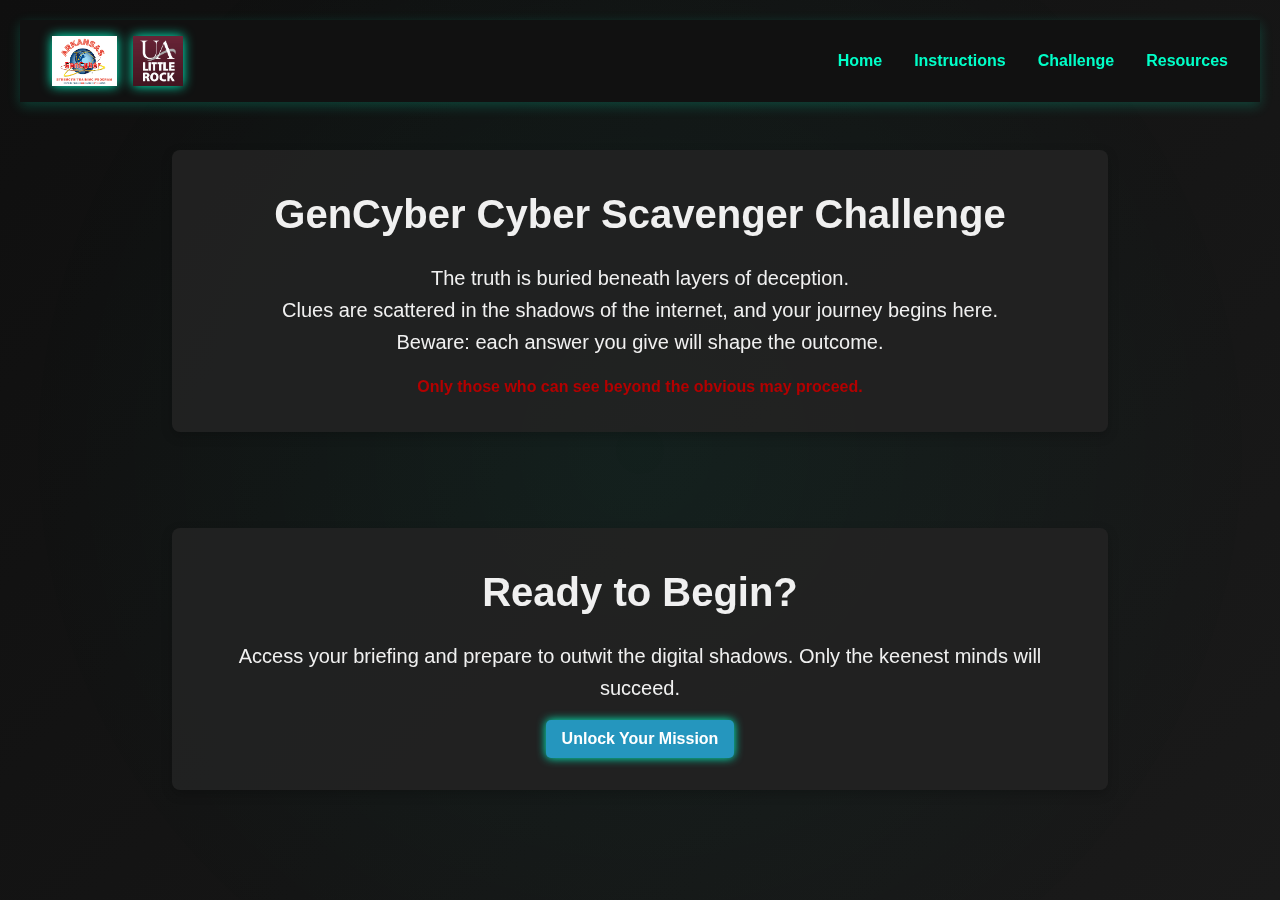
<file: index.html>
<!DOCTYPE html>
<html lang="en">
<head>
  <meta charset="UTF-8" />
  <meta name="viewport" content="width=device-width, initial-scale=1.0" />
  <title>GenCyber OSINT Challenge</title>
  <link rel="stylesheet" href="style.css" />
  <style>
    .padded-container {
      max-width: 1000px;
      margin: 0 auto;
      padding: 3rem 2rem;
    }

    .hero-content {
      background-color: rgba(34, 34, 34, 0.9);
      color: #f0f0f0;
      border-radius: 8px;
      padding: 2rem;
      box-shadow: 0 4px 12px rgba(0, 0, 0, 0.2);
      text-align: center;
    }

    .hero-title {
      font-size: 2.5rem;
      margin-bottom: 1rem;
    }

    .hero-subtitle {
      font-size: 1.25rem;
      line-height: 1.6;
    }

    .hero-warning {
      margin-top: 1rem;
      font-weight: bold;
      color: #b30000;
    }

    .instructions-lock {
      text-align: center;
      margin-top: 2rem;
    }

    .cipher-input {
      padding: 10px;
      font-size: 1rem;
      width: 60%;
      margin-bottom: 1rem;
      border: 2px solid #555;
      border-radius: 5px;
    }

    .unlock-btn {
      padding: 10px 18px;
      font-size: 1rem;
      background-color: #00477a;
      color: white;
      border: none;
      border-radius: 5px;
      cursor: pointer;
      transition: background 0.3s ease;
    }

    .unlock-btn:hover {
      background-color: #0065b3;
    }

    .feedback {
      margin-top: 1rem;
      font-weight: bold;
    }

    .decoded-instructions {
      margin-top: 2rem;
      padding: 1.5rem;
      background: #222;
      color: #eee;
      text-align: center;
      border-radius: 8px;
      max-width: 700px;
      margin-left: auto;
      margin-right: auto;
      display: none;
    }

    #startBtn {
      margin-top: 1rem;
      padding: 10px 16px;
      font-size: 1rem;
      background-color: #2596be;
      color: #fff;
      border: none;
      border-radius: 5px;
      cursor: pointer;
    }

    #startBtn:hover {
      background-color: #1a6f8a;
    }
  </style>
</head>
<body>
  <nav class="navbar">
    <div class="logo-container">
      <img src="gencyberlogo.png" alt="GenCyber Logo" class="logo" />
      <img src="ualrlogo.jpg" alt="UALR Logo" class="logo" />
    </div>
    <ul>
      <li><a href="index.html">Home</a></li>
      <li><a href="instructions.html">Instructions</a></li>
      <li><a href="challenge.html">Challenge</a></li>
      <li><a href="resources.html">Resources</a></li>
    </ul>
  </nav>

  <div class="hero-container padded-container">
    <section class="hero-content">
      <h1 class="hero-title">GenCyber Cyber Scavenger Challenge</h1>
      <p class="hero-subtitle">
        The truth is buried beneath layers of deception.<br />
        Clues are scattered in the shadows of the internet, and your journey begins here.<br />
        Beware: each answer you give will shape the outcome.
      </p>
      <p class="hero-warning">
        Only those who can see beyond the obvious may proceed.
      </p>
    </section>
  </div>

  <section class="cta-section padded-container">
    <div class="hero-content">
      <h2 class="hero-title">Ready to Begin?</h2>
      <p class="hero-subtitle">Access your briefing and prepare to outwit the digital shadows. Only the keenest minds will succeed.</p>
      <a href="instructions.html"><button id="startBtn">Unlock Your Mission</button></a>
    </div>
  </section>

</script>

  <audio id="bg-music" autoplay loop>
    <source src="jamesbondtheme.mp3" type="audio/mpeg" />
    Your browser does not support the audio element.
  </audio>
</body>
</html>
</file>
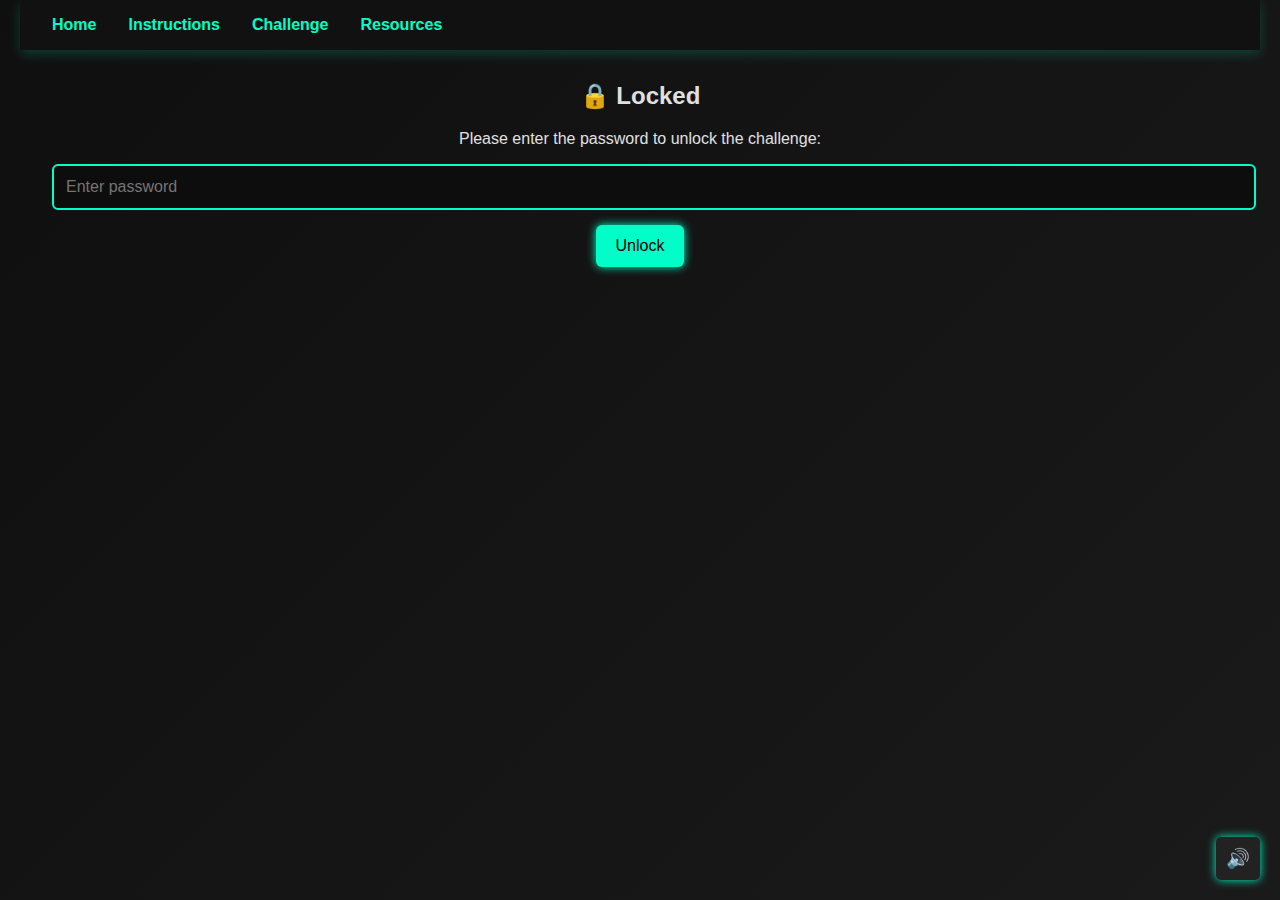
<file: challenge.html>
<!DOCTYPE html>
<html lang="en">
<head>
  <meta charset="UTF-8" />
  <meta name="viewport" content="width=device-width, initial-scale=1.0" />
  <title>Scavenger Hunt Challenge</title>
  <style>
    #audio-controls {
      position: fixed;
      bottom: 20px;
      right: 20px;
      z-index: 9999;
    }

    #toggle-audio {
      padding: 10px;
      border: none;
      border-radius: 5px;
      background-color: #222;
      color: white;
      font-size: 1.2rem;
      cursor: pointer;
    }

    #toggle-audio:hover {
      background-color: #444;
    }
  </style>
  <script defer src="script.js" id="main-script"></script>
  <link rel="stylesheet" href="challenge.css" />
</head>
<body>
  <nav class="navbar">
    <ul>
      <li><a href="index.html">Home</a></li>
      <li><a href="instructions.html">Instructions</a></li>
      <li><a href="challenge.html">Challenge</a></li>
      <li><a href="resources.html">Resources</a></li>
    </ul>
  </nav>
  <div id="cipher-lock" style="text-align: center; margin: 2rem;">
    <h2>🔒 Locked</h2>
    <p>Please enter the password to unlock the challenge:</p>
    <input type="text" id="cipherInput" placeholder="Enter password" />
    <button onclick="submitPassword()">Unlock</button>
    <p id="feedback" class="feedback"></p>
  </div>
  <div id="challenge-content" style="display:none;">
  <header class="styled-header">
    <div class="logo-title-card">
      <div class="logo-container">
        <img src="gencyberlogo.png" alt="GenCyber Logo" class="logo" />
        <img src="ualrlogo.jpg" alt="UALR Logo" class="logo" />
      </div>
      <h1 class="challenge-title">Scavenger Hunt Challenge</h1>
    </div>
  </header>
  <main id="question-container">
    <section class="question-section">
      <h2>Question 1: Archived Homepage Banner</h2>
      <p>
        Using the <a href="https://web.archive.org" target="_blank">Wayback Machine</a>, go to <strong>https://niccs.cisa.gov</strong> and load the archived snapshot from
        <strong>July 3, 2025 at 20:06:55</strong>. What is the main headline banner shown on that page?
      </p>
      <input type="text" id="answer1" placeholder="Enter banner headline" />
      <button onclick="checkAnswer(1)">Submit</button>
      <p id="feedback1" class="feedback"></p>
    </section>
  
    <section class="question-section" id="question-2" style="display: none;">
      <h2>Question 2: Breach Lookup</h2>
      <p>
        Visit <a href="https://haveibeenpwned.com" target="_blank">HaveIBeenPwned</a> and search for the email: <code>test@example.com</code>. What is the <em>most recent</em> known breach listed for this email?
      </p>
      <input type="text" id="answer2" placeholder="Enter breach name" />
      <button onclick="checkAnswer(2)">Submit</button>
      <p id="feedback2" class="feedback"></p>
    </section>
  
    <section class="question-section" id="question-3" style="display: none;">
      <h2>Question 3: Cyber Job Titles</h2>
      <p>
        Go to <a href="https://cyberseek.org" target="_blank">CyberSeek</a> and view the section titled <strong>“Top Job Titles”</strong>. What is the <em>first</em> job title listed in the Cybersecurity Career Pathway diagram?
      </p>
      <input type="text" id="answer3" placeholder="Enter job title" />
      <button onclick="checkAnswer(3)">Submit</button>
      <p id="feedback3" class="feedback"></p>
    </section>
  
    <section class="question-section" id="question-4" style="display: none;">
      <h2>Question 4: Username Investigation</h2>
      <p>
        Search the username <code>Scammer Payback</code> using <a href="https://whatsmyname.app" target="_blank">whatsmyname.app</a>. Which notable platform is listed as having a match?
      </p>
      <input type="text" id="answer4" placeholder="Enter platform name" />
      <button onclick="checkAnswer(4)">Submit</button>
      <p id="feedback4" class="feedback"></p>
    </section>
  
    <section class="question-section" id="question-5" style="display: none;">
      <h2>Question 5: False Trail Decoy Clue Extraction</h2>
      <p>
        Investigate <strong>Image_1</strong> using <a href="https://exif.tools" target="_blank">EXIF.tools</a>. Based on the GPS coordinates and timestamp in the image, what <strong>named park or landmark</strong> does this location point to?
      </p>
      <p>
      Be careful: this may be a red herring. Still, extract the correct landmark as part of your investigation.
      </p>
      <input type="text" id="answer5" placeholder="Enter landmark or park name" />
      <button onclick="checkAnswer(5)">Submit</button>
      <p id="feedback5" class="feedback"></p>
    </section>
  
    <section class="question-section" id="question-6" style="display: none;">
      <h2>Question 6: Image Orientation Analysis</h2>
      <p>
        Use EXIF data from the <em>lake photo</em> (Image_2) to determine the direction the camera was facing. What is the true bearing (in degrees)?
      </p>
      <p>
        Be sure to round your answer. Format your response like this: <strong>000.00</strong>
      </p>
      <input type="text" id="answer6" placeholder="Enter direction in degrees (e.g., 165.19)" />
      <button onclick="checkAnswer(6)">Submit</button>
      <p id="feedback6" class="feedback"></p>
    </section>
  
    <section class="question-section" id="question-7" style="display: none;">
      <h2>Question 7: Hidden Resume Clue</h2>
      <p>
        A suspicious document labeled <code>omar_new_resume.docx</code> was recovered from the suspect’s cloud drive. Use any metadata extraction tool (e.g., <a href="https://exif.tools" target="_blank">EXIF.tools</a>) to examine the file contents. What internal ZIP file name appears in the document structure?
      </p>
      <input type="text" id="answer7" placeholder="Enter internal file name" />
      <button onclick="checkAnswer(7)">Submit</button>
      <p id="feedback7" class="feedback"></p>
    </section>
  
    <section class="question-section" id="question-8" style="display: none;">
      <h2>Question 8: Rogue Wi-Fi Activity</h2>
      <p>
        A rogue device connected to the Wi-Fi “CyberGuest” on July 4th. Use EXIF metadata from <strong>Image_1</strong> to determine the speed (in km/h) of the device at the time of capture.
        Round your answer up and use the following format: <code>00.00</code>
      </p>
      <input type="text" id="answer8" placeholder="Enter speed in km/h" />
      <button onclick="checkAnswer(8)">Submit</button>
      <p id="feedback8" class="feedback"></p>
    </section>
  
    <section class="question-section" id="question-9" style="display: none;">
      <h2>Question 9: Phishing Infrastructure – Domain Investigation</h2>
      <p>
        Investigate <code>securenet.net</code> using <a href="https://who.is" target="_blank">who.is</a> or a similar WHOIS service.
        What is the <strong>primary name server</strong> listed for this domain?
      </p>
      <input type="text" id="answer9" placeholder="Enter name server (e.g., ms.securenet.net)" />
      <button onclick="checkAnswer(9)">Submit</button>
      <p id="feedback9" class="feedback"></p>
    </section>
  
    <section class="question-section" id="question-10" style="display: none;">
      <h2>Final Challenge: Suspect Location</h2>
      <p>
        Using the GPS coordinates, timestamps, and EXIF metadata from <strong>Image_1</strong> and <strong>Image_2</strong>, along with details from the suspicious domain investigation,
        determine where the suspect was last known to be on the morning of July 4, 2025.
      </p>
      <p>
        Consider how location data from both images might reveal a travel path or target destination. Clues tied to the domain may also hint at regional focus or activity.
      </p>
      <input type="text" id="answer10" placeholder="Enter city or park name" />
      <button onclick="checkAnswer(10)">Submit</button>
      <p id="feedback10" class="feedback"></p>
    </section>
    
  </main>

  <audio id="background-music" src="jamesbondtheme.mp3" autoplay loop></audio>
  </div>
  <div id="audio-controls">
    <button id="toggle-audio">🔊</button>
  </div>

  <script>
    document.addEventListener("DOMContentLoaded", function () {
      const audio = document.getElementById("background-music");
      const toggleButton = document.getElementById("toggle-audio");

      if (toggleButton && audio) {
        toggleButton.addEventListener("click", function () {
          if (audio.paused) {
            audio.play();
            toggleButton.textContent = "🔊";
          } else {
            audio.pause();
            toggleButton.textContent = "🔇";
          }
        });
      }
    });
  </script>
<script>
  function submitPassword() {
    const input = document.getElementById("cipherInput").value.trim();
    const correctPassword = "endgame";
    const feedback = document.getElementById("feedback");

    if (input === correctPassword) {
      sessionStorage.setItem("accessGranted", "true");
      document.getElementById("cipher-lock").style.display = "none";
      document.getElementById("challenge-content").style.display = "block";
      feedback.textContent = "✅ Access granted!";
      feedback.style.color = "green";
    } else {
      feedback.textContent = "❌ Incorrect password.";
      feedback.style.color = "red";
    }
  }

  // On load, check if already unlocked
  window.addEventListener("DOMContentLoaded", () => {
    if (sessionStorage.getItem("accessGranted") === "true") {
      document.getElementById("cipher-lock").style.display = "none";
      document.getElementById("challenge-content").style.display = "block";
    } else {
      document.getElementById("challenge-content").style.display = "none";
    }
  });
</script>
</body>
</html>
</file>
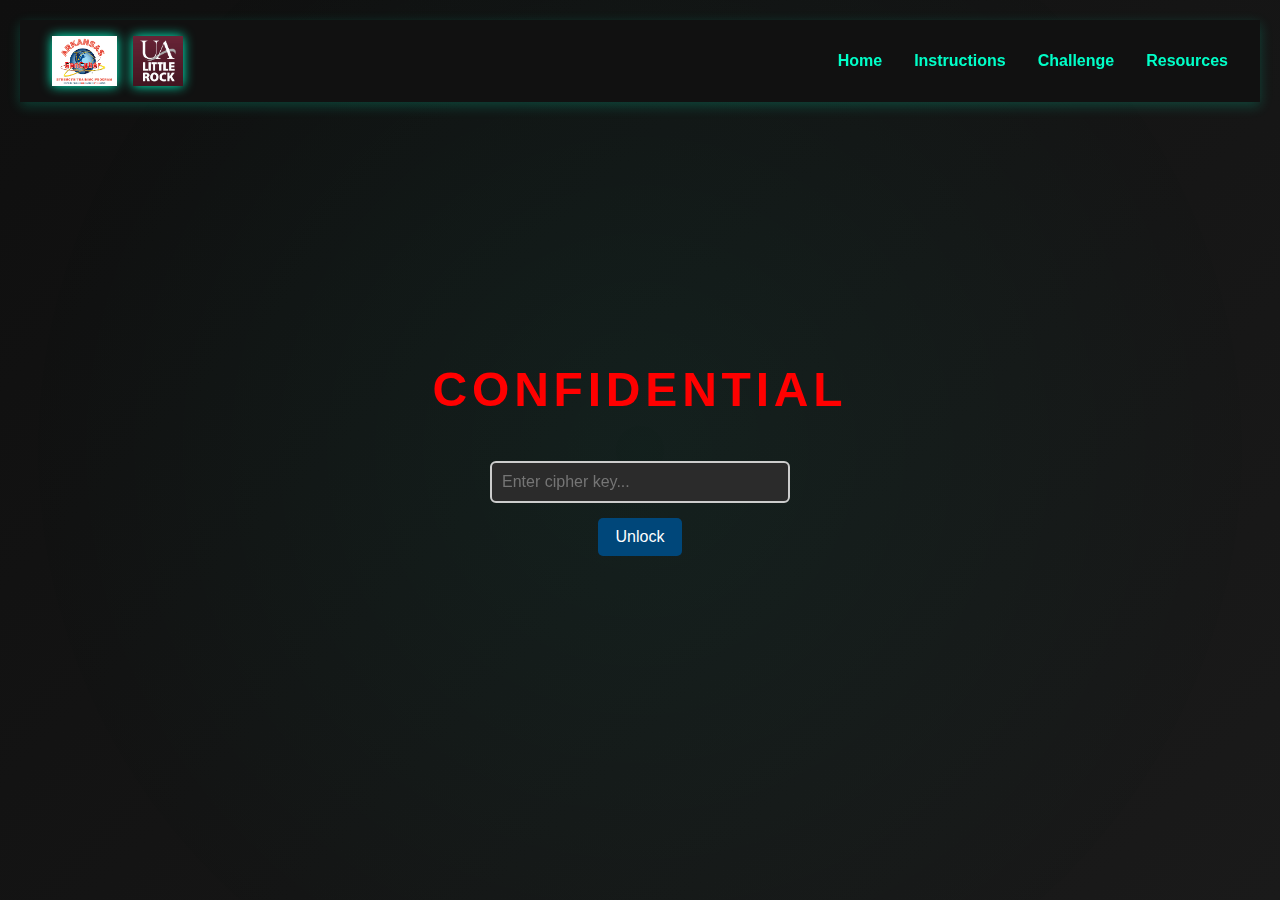
<file: instructions.html>
<!DOCTYPE html>
<html lang="en">
<head>
  <meta charset="UTF-8">
  <title>Confidential Access</title>
  <link rel="stylesheet" href="style.css">
  <script src="audio.js" defer></script>
  <style>
    .confidential {
      display: flex;
      flex-direction: column;
      justify-content: center;
      align-items: center;
      min-height: 80vh;
      text-align: center;
    }

    .confidential h1 {
      color: red;
      font-size: 3rem;
      text-transform: uppercase;
      letter-spacing: 0.1em;
      margin-bottom: 2rem;
    }

    .cipher-input {
      padding: 10px;
      font-size: 1rem;
      width: 60%;
      max-width: 300px;
      border: 2px solid #555;
      border-radius: 5px;
      margin-bottom: 1rem;
    }

    .unlock-btn {
      padding: 10px 18px;
      font-size: 1rem;
      background-color: #00477a;
      color: white;
      border: none;
      border-radius: 5px;
      cursor: pointer;
    }

    .instructions-content {
      display: none;
      max-width: 800px;
      margin: 2rem auto;
      padding: 2rem;
      background-color: #222;
      color: #fff;
      border-radius: 10px;
    }

    .feedback {
      font-weight: bold;
      margin-top: 1rem;
    }

    .instructions-content h2 {
      color: #00ffc8;
      margin-bottom: 1rem;
    }

    .instructions-content ul {
      padding-left: 1.5rem;
      margin-top: 1rem;
    }

    .instructions-content li {
      margin-bottom: 0.75rem;
    }
  </style>
</head>
<body>
  <nav class="navbar">
    <div class="logo-container">
      <img src="gencyberlogo.png" alt="GenCyber Logo" class="logo" />
      <img src="ualrlogo.jpg" alt="UALR Logo" class="logo" />
    </div>
    <ul>
      <li><a href="index.html">Home</a></li>
      <li><a href="instructions.html">Instructions</a></li>
      <li><a href="challenge.html">Challenge</a></li>
      <li><a href="resources.html">Resources</a></li>
    </ul>
  </nav>

  <div class="confidential">
    <h1>CONFIDENTIAL</h1>
    <input type="text" id="cipherKey" class="cipher-input" placeholder="Enter cipher key..." />
    <button class="unlock-btn">Unlock</button>
    <p id="unlockFeedback" class="feedback"></p>
  </div>

  <div id="instructions" class="instructions-content">
    <h2>Mission Brief</h2>
    <p>
      Welcome, agent. Your mission is to demonstrate your OSINT skills by uncovering clues scattered across the internet.
      Each clue is hidden in plain sight, encoded in metadata, forgotten directories, and archived snapshots.
    </p>
    <ul>
      <li>🔍 Investigate metadata in shared photos to locate hidden coordinates.</li>
      <li>🕵️‍♂️ Use internet archives to track down missing websites.</li>
      <li>🧠 Spot the patterns in usernames and digital breadcrumbs.</li>
      <li>📥 Download and analyze suspicious files for clues.</li>
      <li>🌐 Leverage WHOIS, DNS tools, and breach databases.</li>
      <li>🚨 Trust nothing. Verify everything. Red herrings are planted to distract you.</li>
      <li>🧩 Enter your answers carefully. Only the correct inputs will unlock the next challenge.</li>
      <li>🔒 Remember, the truth is often hidden beneath layers of deception.</li>
      <li>🗝️ Use your hints located in resources key if needed.</li>
    </ul>
    <p>
      Proceed only if you are prepared to think critically, work as a team, and dig beneath the surface. Your journey begins now.
    </p>
  </div>

</body>
  <audio id="bg-music" src="jamesbondtheme.mp3" autoplay loop></audio>
  <script src="instructions.js"></script>
</body>
</html>
</file>
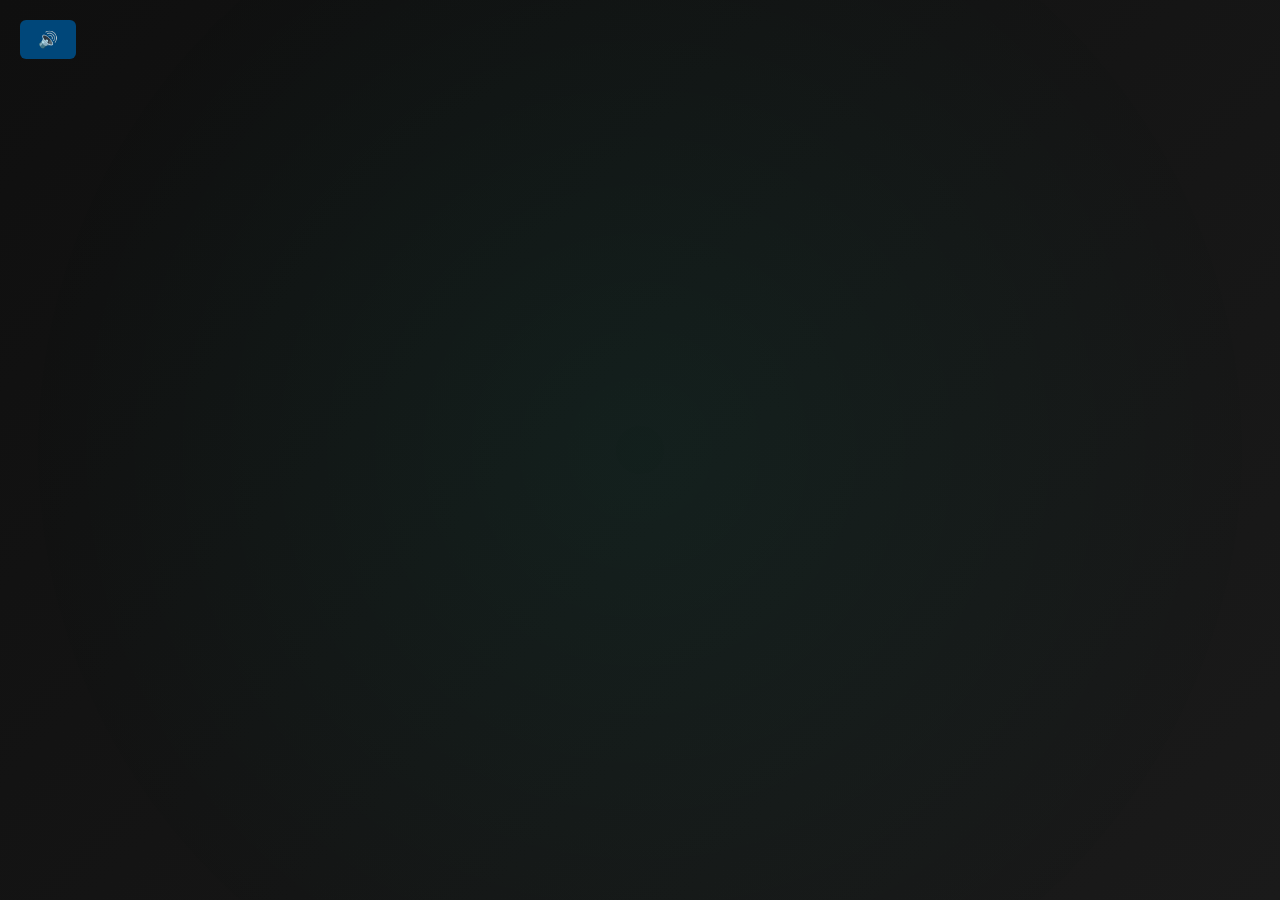
<file: music.html>
<!DOCTYPE html>
<html lang="en">
<head>
  <meta charset="UTF-8">
  <meta name="viewport" content="width=device-width, initial-scale=1.0">
  <title>Background Music</title>
  <link rel="stylesheet" href="style.css">
</head>
<body>
  <div id="music-control">
    <audio id="background-music" autoplay loop>
      <source src="jamesbondtheme.mp3" type="audio/mpeg">
      Your browser does not support the audio element.
    </audio>
    <button id="mute-toggle">🔊</button>
  </div>

  <script src="audio.js"></script>
</body>
</html>
</file>
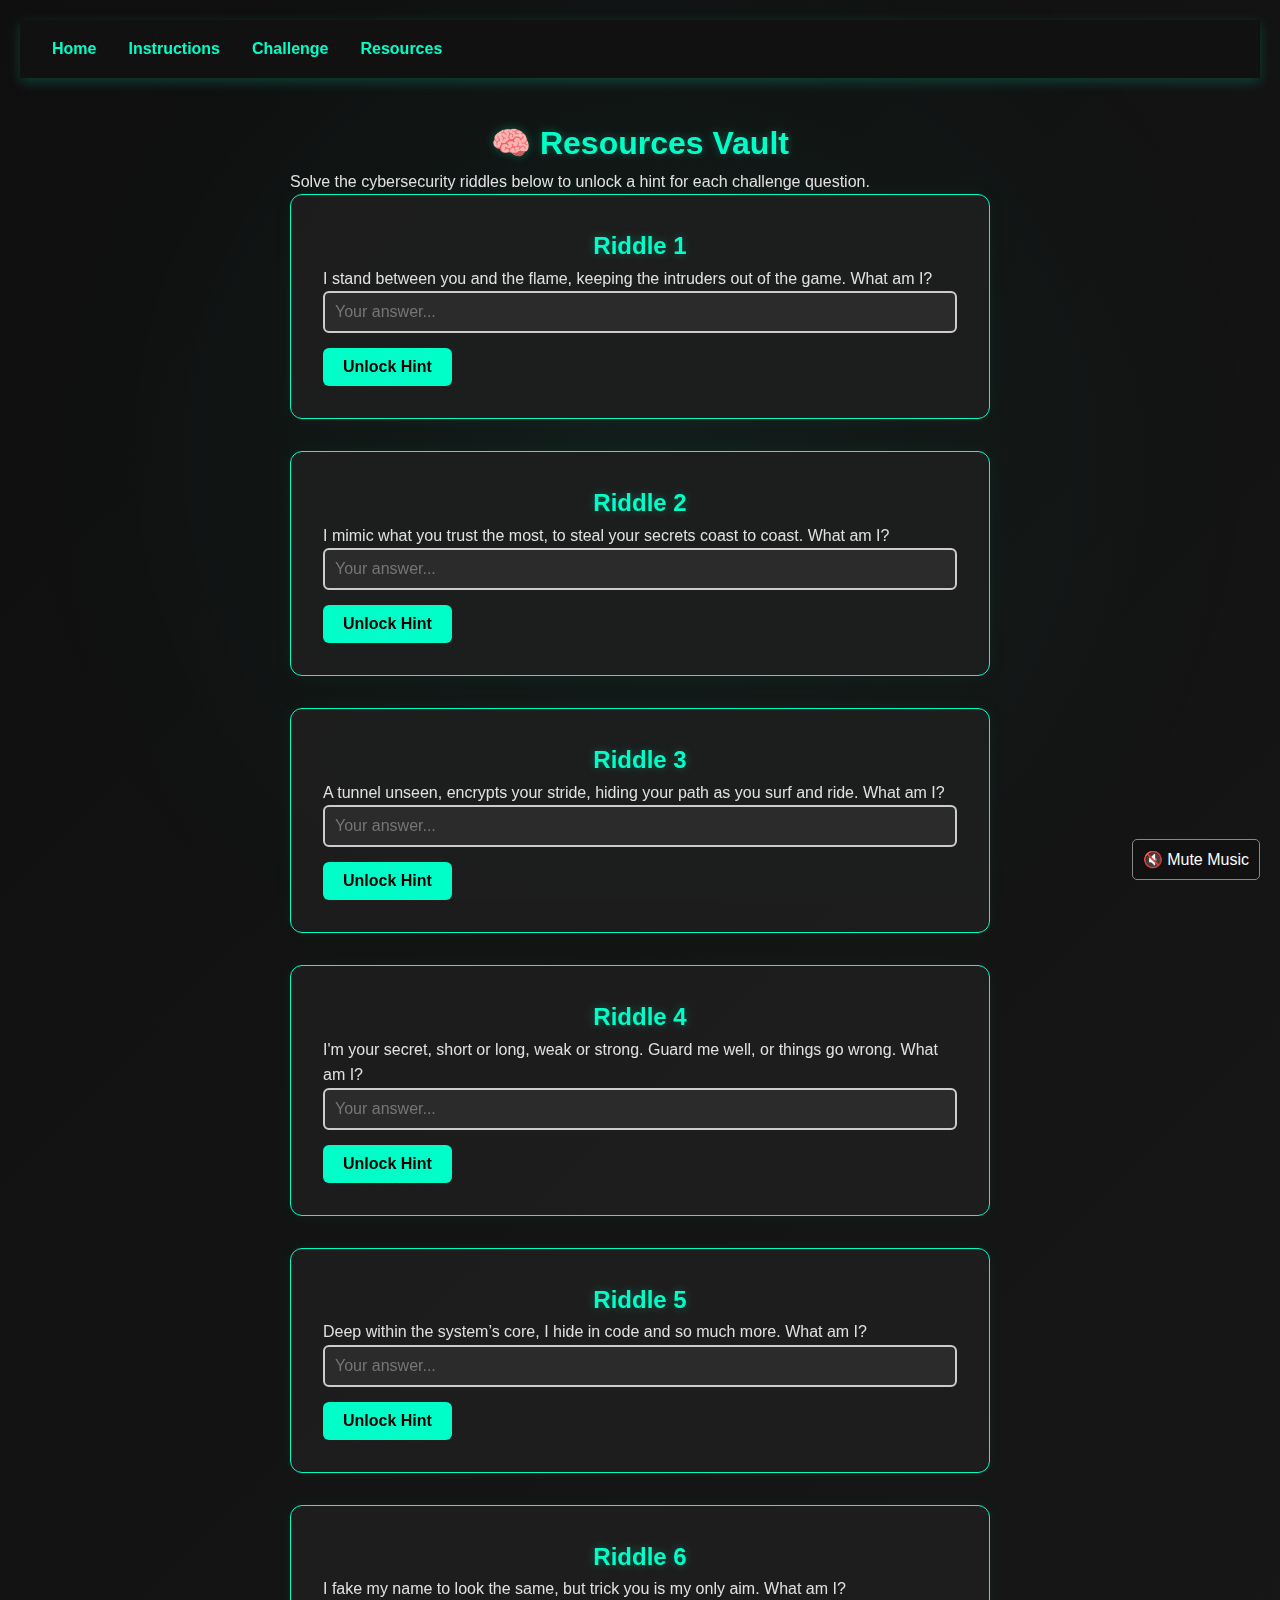
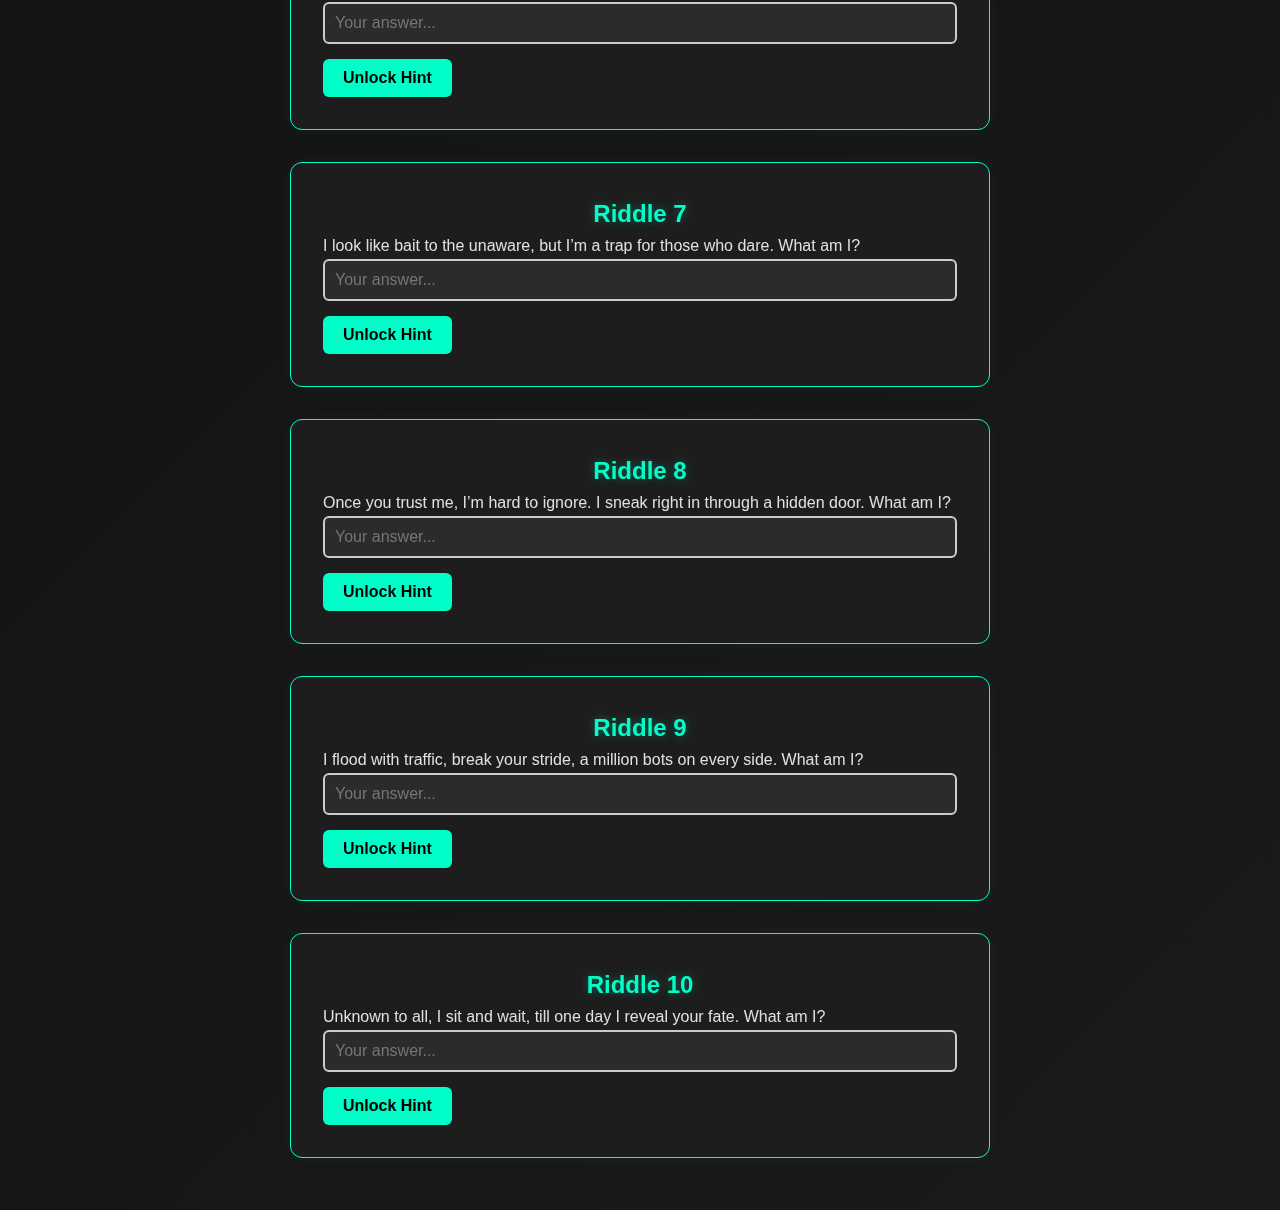
<file: resources.html>
<!DOCTYPE html>
<html lang="en">
<head>
  <meta charset="UTF-8" />
  <meta name="viewport" content="width=device-width, initial-scale=1.0" />
  <title>Resources Vault</title>
  <link rel="stylesheet" href="resources.css" />
  <link rel="stylesheet" href="style.css" />
  <style>
    .hint-content {
      display: none;
      opacity: 0;
      transition: opacity 0.6s ease-in-out;
      margin-top: 10px;
    }

    .hint-visible {
      display: block;
      opacity: 1;
    }

    .vault-card input:disabled {
      background-color: #444;
      color: #ccc;
    }
  </style>
  <script src="audio.js"></script>
</head>
<body>
  <audio id="background-music" src="jamesbondtheme.mp3" loop></audio>
  <nav class="navbar">
    <ul>
      <li><a href="index.html">Home</a></li>
      <li><a href="instructions.html">Instructions</a></li>
      <li><a href="challenge.html">Challenge</a></li>
      <li><a href="resources.html" class="active">Resources</a></li>
    </ul>
  </nav>

  <main>
    <h1 class="vault-title">🧠 Resources Vault</h1>
    <p class="vault-intro">Solve the cybersecurity riddles below to unlock a hint for each challenge question.</p>

    <section class="vault-grid">
      <!-- Riddles 1-10 -->
      <div class="vault-card" data-answer="firewall">
        <h2>Riddle 1</h2>
        <p>I stand between you and the flame, keeping the intruders out of the game. What am I?</p>
        <input type="text" placeholder="Your answer..." />
        <button class="unlock-btn">Unlock Hint</button>
        <p class="hint-content">Hint for Challenge #1: What is the headline title on the main banner from NICCS's July 3rd, 2025 Wayback Machine snapshot?</p>
      </div>

      <div class="vault-card" data-answer="phishing">
        <h2>Riddle 2</h2>
        <p>I mimic what you trust the most, to steal your secrets coast to coast. What am I?</p>
        <input type="text" placeholder="Your answer..." />
        <button class="unlock-btn">Unlock Hint</button>
        <p class="hint-content">Hint for Challenge #2: What is the name of the most recent known breach listed for the email on HaveIBeenPwned.com?</p>
      </div>

      <div class="vault-card" data-answer="vpn">
        <h2>Riddle 3</h2>
        <p>A tunnel unseen, encrypts your stride, hiding your path as you surf and ride. What am I?</p>
        <input type="text" placeholder="Your answer..." />
        <button class="unlock-btn">Unlock Hint</button>
        <p class="hint-content">Hint for Challenge #3: Visit CyberSeek and identify the top job title shown.</p>
      </div>

      <div class="vault-card" data-answer="password">
        <h2>Riddle 4</h2>
        <p>I'm your secret, short or long, weak or strong. Guard me well, or things go wrong. What am I?</p>
        <input type="text" placeholder="Your answer..." />
        <button class="unlock-btn">Unlock Hint</button>
        <p class="hint-content">Hint for Challenge #4: Which notable platform has a result for the username “Scammer Payback” on whatsmyname.app?</p>
      </div>

      <div class="vault-card" data-answer="rootkit">
        <h2>Riddle 5</h2>
        <p>Deep within the system’s core, I hide in code and so much more. What am I?</p>
        <input type="text" placeholder="Your answer..." />
        <button class="unlock-btn">Unlock Hint</button>
        <p class="hint-content">Hint for Challenge #5: What geographic location is closest to the GPS data from the mountain image using EXIF.tools?</p>
      </div>

      <div class="vault-card" data-answer="spoofing">
        <h2>Riddle 6</h2>
        <p>I fake my name to look the same, but trick you is my only aim. What am I?</p>
        <input type="text" placeholder="Your answer..." />
        <button class="unlock-btn">Unlock Hint</button>
        <p class="hint-content">Hint for Challenge #6: What direction (in degrees) was the lake photo taken facing?</p>
      </div>

      <div class="vault-card" data-answer="honeypot">
        <h2>Riddle 7</h2>
        <p>I look like bait to the unaware, but I’m a trap for those who dare. What am I?</p>
        <input type="text" placeholder="Your answer..." />
        <button class="unlock-btn">Unlock Hint</button>
        <p class="hint-content">Hint for Challenge #7: From Operation Endgame reporting, what malware family was associated with the “IcedID” infrastructure takedown?</p>
      </div>

      <div class="vault-card" data-answer="backdoor">
        <h2>Riddle 8</h2>
        <p>Once you trust me, I’m hard to ignore. I sneak right in through a hidden door. What am I?</p>
        <input type="text" placeholder="Your answer..." />
        <button class="unlock-btn">Unlock Hint</button>
        <p class="hint-content">Hint for Challenge #8: What speed (in km/h) was the rogue device traveling when the photo was taken based on GPS metadata?</p>
      </div>

      <div class="vault-card" data-answer="ddos">
        <h2>Riddle 9</h2>
        <p>I flood with traffic, break your stride, a million bots on every side. What am I?</p>
        <input type="text" placeholder="Your answer..." />
        <button class="unlock-btn">Unlock Hint</button>
        <p class="hint-content">Hint for Challenge #9: What is the listed name server for the fake domain “secure-careers.net” on who.is?</p>
      </div>

      <div class="vault-card" data-answer="zero day">
        <h2>Riddle 10</h2>
        <p>Unknown to all, I sit and wait, till one day I reveal your fate. What am I?</p>
        <input type="text" placeholder="Your answer..." />
        <button class="unlock-btn">Unlock Hint</button>
        <p class="hint-content">Hint for Challenge #10: What park or city do the combined GPS clues point to on the morning of July 4th, 2025?</p>
      </div>
    </section>
  </main>

  <script src="resources.js"></script>
  <script>
    document.querySelectorAll('.unlock-btn').forEach(button => {
      button.addEventListener('click', () => {
        const card = button.closest('.vault-card');
        const input = card.querySelector('input');
        const hint = card.querySelector('.hint-content');
        const correctAnswer = card.getAttribute('data-answer');

        if (input.value.trim().toLowerCase() === correctAnswer) {
          hint.classList.add('hint-visible');
          input.disabled = true;
        } else {
          alert('❌ Incorrect. Try again.');
        }
      });
    });
  </script>

  <div id="audio-toggle-container" style="position: fixed; bottom: 20px; right: 20px; z-index: 999;">
    <button id="audio-toggle" style="background-color: #111; color: #fff; border: 1px solid #888; padding: 10px; border-radius: 5px; cursor: pointer;">
      🔇 Mute Music
    </button>
  </div>
  <script>
    const bgMusic = document.getElementById('background-music');
    const toggleButton = document.getElementById('audio-toggle');

    toggleButton.addEventListener('click', () => {
      if (bgMusic.paused) {
        bgMusic.play();
        toggleButton.textContent = '🔇 Mute Music';
      } else {
        bgMusic.pause();
        toggleButton.textContent = '🔊 Unmute Music';
      }
    });
  </script>
</body>
</html>
</file>
<file: style.css>
/* NAVIGATION BAR */
.navbar {
  background-color: #111;
  padding: 1rem 2rem;
  box-shadow: 0 4px 12px rgba(0, 255, 200, 0.2);
  position: sticky;
  top: 0;
  z-index: 1000;
  display: flex;
  justify-content: space-between;
  align-items: center;
}

.navbar ul {
  list-style: none;
  display: flex;
  gap: 2rem;
  margin: 0;
  padding: 0;
}

.navbar li {
  display: inline;
}

.navbar a {
  color: #00ffc8;
  text-decoration: none;
  font-weight: bold;
  font-size: 1rem;
  transition: color 0.3s ease, text-shadow 0.3s ease;
}

.navbar a:hover {
  color: #ffffff;
  text-shadow: 0 0 8px #00ffc8;
}

.logo-container {
  display: flex;
  align-items: center;
  gap: 1rem;
}

.logo-container .logo {
  max-height: 50px;
  width: auto;
  filter: drop-shadow(0 0 6px #00ffc8);
}

/* BACKGROUND AMBIENT ANIMATION */
body::before {
  content: "";
  position: fixed;
  top: 0;
  left: 0;
  width: 100%;
  height: 100%;
  background: radial-gradient(circle, rgba(0,255,200,0.05) 0%, transparent 80%);
  animation: pulseGlow 4s ease-in-out infinite;
  z-index: -1;
  pointer-events: none;
}

@keyframes pulseGlow {
  0%, 100% {
    opacity: 0.2;
    transform: scale(1);
  }
  50% {
    opacity: 0.4;
    transform: scale(1.05);
  }
}

/* LOGO ANIMATION */
.logo {
  animation: logoPulse 6s infinite ease-in-out;
}

@keyframes logoPulse {
  0%, 100% {
    filter: brightness(0.85) drop-shadow(0 0 5px #00ffc8);
  }
  50% {
    filter: brightness(1) drop-shadow(0 0 15px #00ffc8);
  }
}

/* RESET & BASE STYLES */
* {
  margin: 0;
  padding: 0;
  box-sizing: border-box;
}

body {
  font-family: 'Segoe UI', Tahoma, Geneva, Verdana, sans-serif;
  background: linear-gradient(135deg, #0f0f0f, #1a1a1a);
  color: #e0e0e0;
  line-height: 1.6;
  padding: 20px;
  min-height: 100vh;
}

/* HEADER */
header {
  text-align: center;
  background: linear-gradient(135deg, #a60f2d, #00477a);
  color: white;
  padding: 40px 20px;
  border-radius: 12px;
  box-shadow: 0 6px 15px rgba(0, 0, 0, 0.15);
}

/* SUBHEADING */
.subheading {
  margin-top: 10px;
  font-size: 1.1rem;
  color: #e0e0e0;
}

/* START BUTTON */
#start-btn, #startBtn {
  margin-top: 20px;
  background-color: #00ffc8;
  color: #0f0f0f;
  font-weight: bold;
  border: none;
  padding: 12px 25px;
  font-size: 1rem;
  border-radius: 8px;
  cursor: pointer;
  box-shadow: 0 0 10px #00ffc8;
  transition: all 0.3s ease;
}

#start-btn:hover, #startBtn:hover {
  background-color: #0f0f0f;
  color: #00ffc8;
  border: 1px solid #00ffc8;
}

/* MAIN CONTENT */
main {
  margin-top: 40px;
  max-width: 700px;
  margin-left: auto;
  margin-right: auto;
}

/* QUESTION BLOCKS */
.question {
  background: #1f1f1f;
  padding: 30px;
  margin-bottom: 25px;
  border-left: 6px solid #00ffc8;
  border-radius: 10px;
  box-shadow: 0 2px 10px rgba(0, 255, 200, 0.1);
}

.question h2 {
  color: #00ffc8;
  margin-bottom: 10px;
}

.question p {
  margin-bottom: 15px;
  color: #ccc;
}

/* INPUT FIELDS */
input[type="text"] {
  width: 100%;
  padding: 10px;
  font-size: 1rem;
  border: 2px solid #ccc;
  border-radius: 6px;
  margin-bottom: 15px;
  transition: border-color 0.2s ease-in-out;
  background-color: #2b2b2b;
  color: #fff;
}

input[type="text"]:focus {
  border-color: #00ffc8;
  outline: none;
}

/* BUTTONS */
button {
  background-color: #00477a;
  color: white;
  border: none;
  padding: 10px 18px;
  font-size: 1rem;
  border-radius: 6px;
  cursor: pointer;
  transition: background 0.3s ease;
}

button:hover {
  background-color: #0065b3;
}

/* FEEDBACK */
.feedback {
  margin-top: 10px;
  font-weight: bold;
}

.feedback.correct {
  color: #00ff88;
}

.feedback.incorrect {
  color: #ff4d4d;
}

/* RESPONSIVE */
@media (max-width: 600px) {
  .navbar {
    flex-direction: column;
    align-items: flex-start;
  }

  .navbar ul {
    flex-direction: column;
    gap: 1rem;
    margin-top: 1rem;
  }

  .logo-container {
    margin-bottom: 1rem;
    justify-content: center;
    flex-direction: column;
  }

  main {
    padding: 0 10px;
  }
}

/* CUSTOM HEADER STYLES */
.styled-header {
  display: flex;
  justify-content: center;
  margin: 2rem auto 0 auto;
  animation: fadeSlideIn 1.5s ease-in-out;
}

.logo-title-card {
  background: linear-gradient(to right, #a60f2d, #00477a);
  padding: 2rem;
  border-radius: 15px;
  text-align: center;
  box-shadow: 0 0 20px rgba(0, 255, 200, 0.2);
  max-width: 400px;
}

.logo-title-card .logo-container {
  display: flex;
  justify-content: center;
  gap: 1.5rem;
  margin-bottom: 1rem;
}

.logo-title-card .logo {
  max-width: 60px;
  height: auto;
  filter: brightness(1) drop-shadow(0 0 5px #00ffc8);
}

.challenge-title {
  font-size: 1.8rem;
  font-weight: bold;
  color: white;
  text-shadow: 0 0 5px #000;
}

/* ANIMATION */
@keyframes fadeSlideIn {
  0% {
    opacity: 0;
    transform: translateY(-30px);
  }
  100% {
    opacity: 1;
    transform: translateY(0);
  }
}
</file>
<file: challenge.css>
/* NAVIGATION BAR */
.navbar {
  background-color: #111;
  padding: 1rem 2rem;
  box-shadow: 0 4px 12px rgba(0, 255, 200, 0.2);
  position: sticky;
  top: 0;
  z-index: 1000;
  display: flex;
  justify-content: space-between;
  align-items: center;
  flex-wrap: wrap;
}

.navbar ul {
  list-style: none;
  display: flex;
  flex-wrap: wrap;
  gap: 2rem;
  margin: 0;
  padding: 0;
}

.navbar li {
  display: inline-block;
}

.navbar a {
  color: #00ffc8;
  text-decoration: none;
  font-weight: bold;
  font-size: 1rem;
  transition: color 0.3s ease, text-shadow 0.3s ease;
}

.navbar a:hover {
  color: #ffffff;
  text-shadow: 0 0 8px #00ffc8;
}

.logo-container {
  display: flex;
  align-items: center;
  gap: 1rem;
}

.logo-container .logo {
  max-height: 50px;
  width: auto;
  filter: drop-shadow(0 0 6px #00ffc8);
}

@media (max-width: 768px) {
  .navbar {
    flex-direction: column;
    align-items: flex-start;
  }

  .navbar ul {
    width: 100%;
    justify-content: flex-start;
    gap: 1.2rem;
    margin-top: 1rem;
  }
}

/* CHALLENGE-SPECIFIC STYLES - Ominous Theme */

body {
  background: linear-gradient(135deg, #0f0f0f, #1a1a1a);
  color: #e0e0e0;
  font-family: 'Segoe UI', Tahoma, Geneva, Verdana, sans-serif;
  min-height: 100vh;
  margin: 0;
  padding: 0 20px;
}

main {
  margin-top: 60px;
  max-width: 750px;
  margin-left: auto;
  margin-right: auto;
  background-color: rgba(20, 20, 20, 0.85);
  padding: 2rem;
  border-radius: 12px;
  box-shadow: 0 0 20px rgba(0, 255, 200, 0.1);
  backdrop-filter: blur(3px);
}

/* Mystery Glow on Questions */
.question {
  background: linear-gradient(to bottom right, #131313, #1a1a1a);
  padding: 30px;
  margin-bottom: 25px;
  border-left: 6px solid #00ffc8;
  border-radius: 10px;
  box-shadow: 0 0 12px rgba(0, 255, 200, 0.05);
  position: relative;
}

.question::before {
  content: '';
  position: absolute;
  top: -5px;
  left: -5px;
  right: -5px;
  bottom: -5px;
  border-radius: 12px;
  pointer-events: none;
  box-shadow: 0 0 25px rgba(0, 255, 200, 0.05);
  animation: faintPulse 4s ease-in-out infinite;
}

@keyframes faintPulse {
  0%, 100% {
    opacity: 0.2;
  }
  50% {
    opacity: 0.5;
  }
}

.question h2 {
  color: #00ffc8;
  margin-bottom: 10px;
  font-size: 1.4rem;
  text-shadow: 0 0 5px rgba(0, 255, 200, 0.3);
}

.question p {
  margin-bottom: 15px;
  color: #cccccc;
  font-size: 1.05rem;
}

input[type="text"] {
  width: 100%;
  padding: 12px;
  font-size: 1rem;
  border: 2px solid #00ffc8;
  border-radius: 6px;
  margin-bottom: 15px;
  background-color: #0d0d0d;
  color: #ffffff;
  transition: border-color 0.3s ease, box-shadow 0.3s ease;
}

input[type="text"]:focus {
  border-color: #00ffc8;
  box-shadow: 0 0 10px rgba(0, 255, 200, 0.4);
  outline: none;
}

button {
  background-color: #00ffc8;
  color: #000;
  border: none;
  padding: 12px 20px;
  font-size: 1rem;
  border-radius: 6px;
  cursor: pointer;
  box-shadow: 0 0 10px #00ffc8;
  transition: background-color 0.3s ease, transform 0.2s ease;
}

button:hover {
  background-color: #0f0f0f;
  color: #00ffc8;
  transform: scale(1.03);
  border: 1px solid #00ffc8;
}

.feedback {
  margin-top: 10px;
  font-weight: bold;
  font-size: 1rem;
}

.feedback.correct {
  color: #00ff88;
  text-shadow: 0 0 5px #00ff88;
}

.feedback.incorrect {
  color: #ff4d4d;
  text-shadow: 0 0 5px #ff4d4d;
}
</file>
<file: resources.css>
/* RESOURCES PAGE STYLES - MYSTERIOUS THEME */

body {
    background: linear-gradient(135deg, #0d0d0d, #1b1b1b);
    font-family: 'Segoe UI', Tahoma, Geneva, Verdana, sans-serif;
    color: #e0e0e0;
    margin: 0;
    padding: 0;
    min-height: 100vh;
  }
  
  .container {
    max-width: 900px;
    margin: 0 auto;
    padding: 3rem 1rem;
  }
  
  h1, h2 {
    text-align: center;
    color: #00ffc8;
    text-shadow: 0 0 10px rgba(0, 255, 200, 0.3);
  }
  
  .vault-card {
    background-color: rgba(30, 30, 30, 0.9);
    border: 1px solid #00ffc8;
    border-radius: 12px;
    padding: 2rem;
    margin-bottom: 2rem;
    box-shadow: 0 0 20px rgba(0, 255, 200, 0.05);
    transition: box-shadow 0.3s ease;
  }
  
  .vault-card:hover {
    box-shadow: 0 0 25px rgba(0, 255, 200, 0.2);
  }
  
  .vault-card h3 {
    color: #00ffc8;
    margin-bottom: 1rem;
  }
  
  .riddle-input {
    width: 100%;
    padding: 10px;
    margin-top: 1rem;
    margin-bottom: 1rem;
    font-size: 1rem;
    border-radius: 6px;
    border: 2px solid #00ffc8;
    background-color: #121212;
    color: #fff;
    transition: border 0.3s ease, box-shadow 0.3s ease;
  }
  
  .riddle-input:focus {
    border-color: #00ffc8;
    box-shadow: 0 0 12px rgba(0, 255, 200, 0.3);
    outline: none;
  }
  
  .unlock-btn {
    background-color: #00ffc8;
    color: #000;
    padding: 10px 20px;
    font-weight: bold;
    border: none;
    border-radius: 6px;
    cursor: pointer;
    transition: all 0.3s ease;
  }
  
  .unlock-btn:hover {
    background-color: #0f0f0f;
    color: #00ffc8;
    border: 1px solid #00ffc8;
    transform: scale(1.03);
  }
  
  .hint-text {
    display: none;
    margin-top: 1rem;
    padding: 1rem;
    background-color: rgba(255, 255, 255, 0.05);
    border-left: 4px solid #00ffc8;
    border-radius: 6px;
    font-style: italic;
    color: #b5fef7;
    box-shadow: inset 0 0 10px rgba(0, 255, 200, 0.05);
  }
  
  .hint-text.revealed {
    display: block;
  }
</file>
